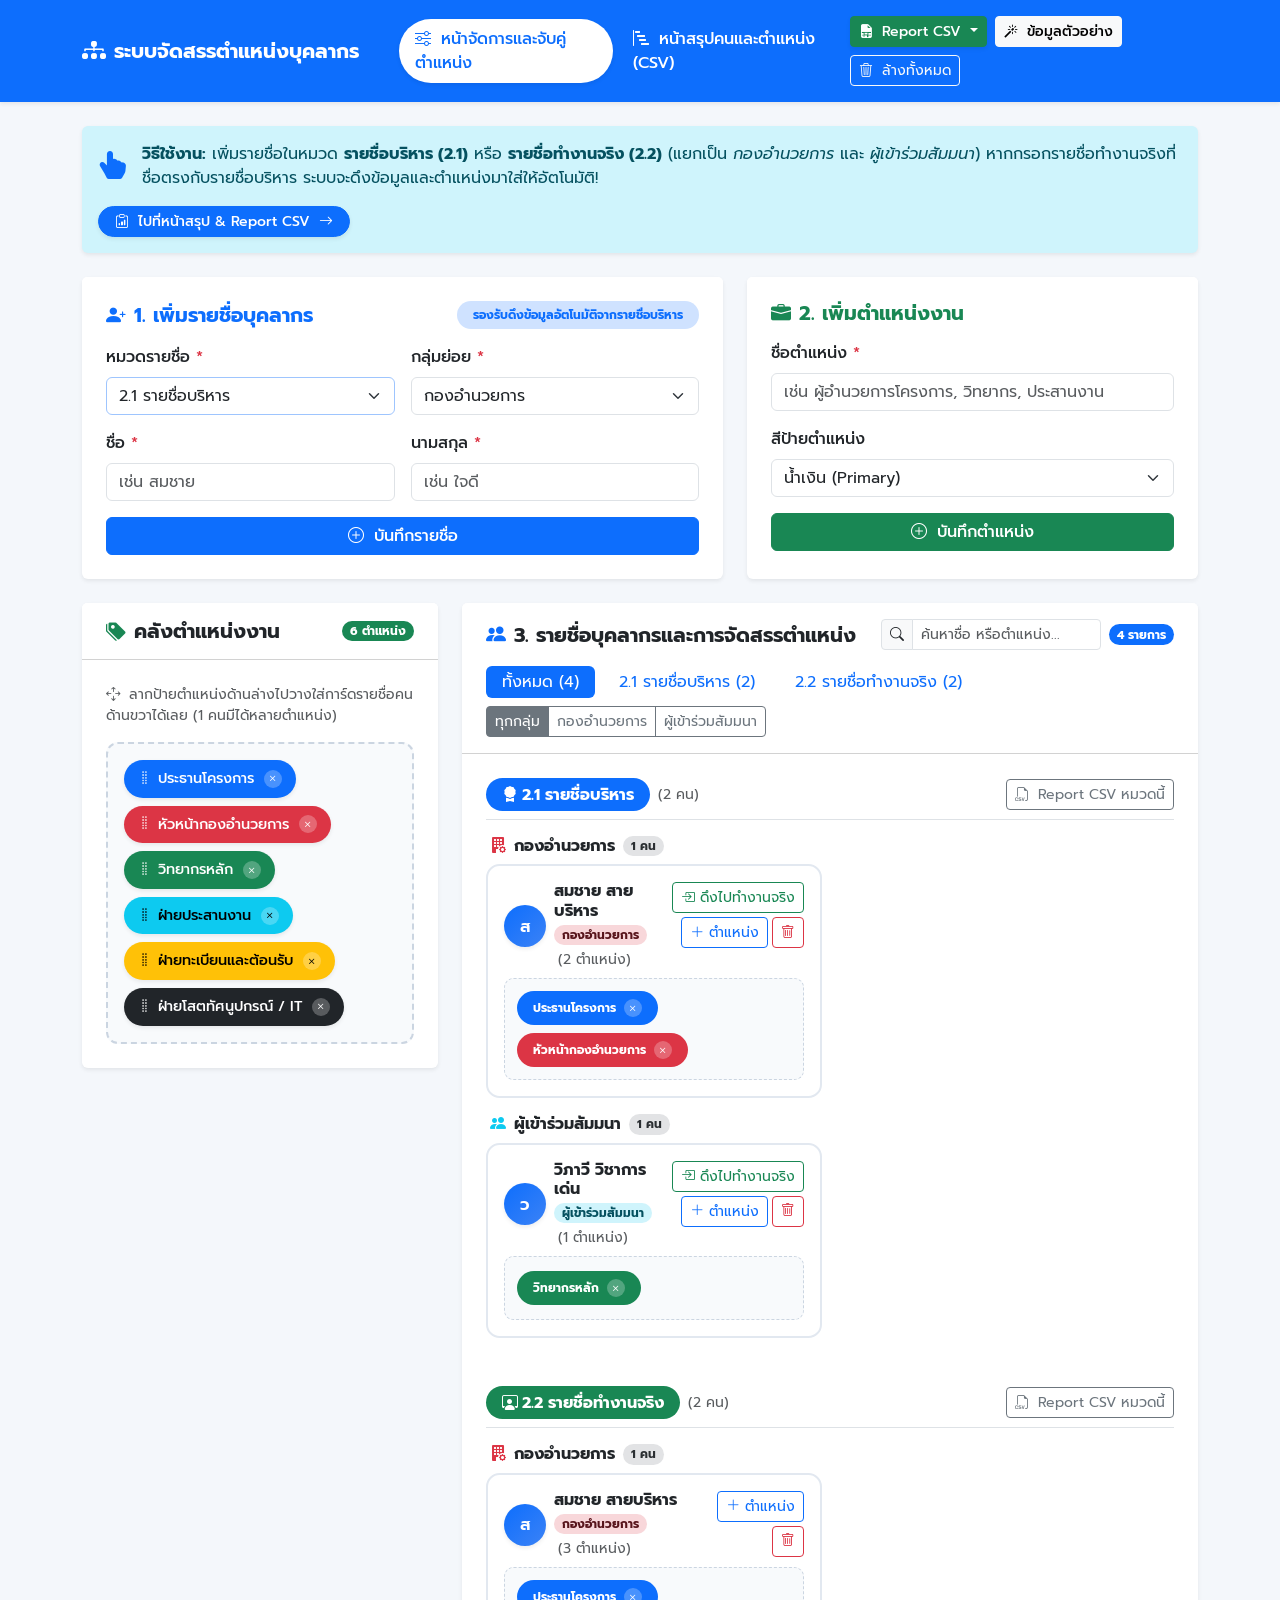
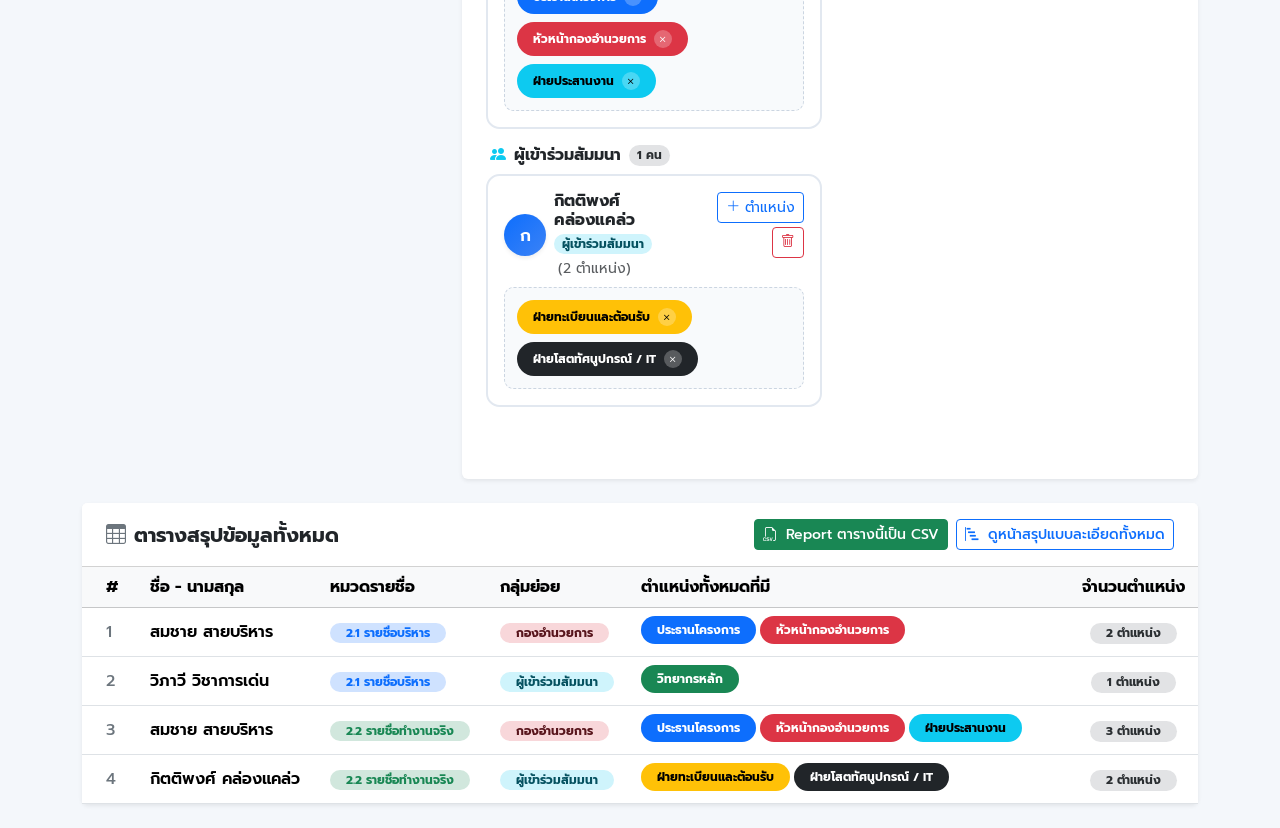
<file: index.html>
<!DOCTYPE html>
<html lang="th">
<head>
    <meta charset="UTF-8">
    <meta name="viewport" content="width=device-width, initial-scale=1.0">
    <title>ระบบจัดการรายชื่อและตำแหน่งงาน (Position Matcher)</title>
    <!-- Google Fonts (Prompt) -->
    <link rel="preconnect" href="https://fonts.googleapis.com">
    <link rel="preconnect" href="https://fonts.gstatic.com" crossorigin>
    <link href="https://fonts.googleapis.com/css2?family=Prompt:wght@300;400;500;600;700&display=swap" rel="stylesheet">
    <!-- Bootstrap 5.3 CSS -->
    <link href="https://cdn.jsdelivr.net/npm/bootstrap@5.3.3/dist/css/bootstrap.min.css" rel="stylesheet">
    <!-- Bootstrap Icons -->
    <link href="https://cdn.jsdelivr.net/npm/bootstrap-icons@1.11.3/font/bootstrap-icons.min.css" rel="stylesheet">
    <!-- Custom CSS -->
    <link rel="stylesheet" href="styles.css">
</head>
<body>

    <!-- Navbar -->
    <nav class="navbar navbar-expand-lg navbar-dark bg-primary shadow-sm py-3">
        <div class="container">
            <a class="navbar-brand fw-bold d-flex align-items-center gap-2" href="index.html">
                <i class="bi bi-diagram-3-fill fs-4"></i>
                <span>ระบบจัดสรรตำแหน่งบุคลากร</span>
            </a>
            <button class="navbar-toggler" type="button" data-bs-toggle="collapse" data-bs-target="#mainNavbar" aria-controls="mainNavbar" aria-expanded="false" aria-label="Toggle navigation">
                <span class="navbar-toggler-icon"></span>
            </button>
            <div class="collapse navbar-collapse" id="mainNavbar">
                <!-- เมนูสลับหน้า -->
                <ul class="navbar-nav me-auto mb-2 mb-lg-0 ms-lg-4 gap-1">
                    <li class="nav-item">
                        <a class="nav-link active fw-medium px-3 rounded-pill bg-white text-primary shadow-sm" aria-current="page" href="index.html">
                            <i class="bi bi-sliders me-1"></i> หน้าจัดการและจับคู่ตำแหน่ง
                        </a>
                    </li>
                    <li class="nav-item">
                        <a class="nav-link fw-medium px-3 rounded-pill text-white" href="summary.html">
                            <i class="bi bi-bar-chart-steps me-1"></i> หน้าสรุปคนและตำแหน่ง (CSV)
                        </a>
                    </li>
                </ul>
                <div class="d-flex flex-wrap gap-2">
                    <div class="dropdown">
                        <button class="btn btn-success btn-sm fw-medium dropdown-toggle shadow-sm" type="button" data-bs-toggle="dropdown" aria-expanded="false">
                            <i class="bi bi-file-earmark-spreadsheet-fill me-1"></i> Report CSV
                        </button>
                        <ul class="dropdown-menu dropdown-menu-end shadow border-0">
                            <li><h6 class="dropdown-header">เลือกประเภทรายงาน CSV</h6></li>
                            <li>
                                <button class="dropdown-item" type="button" id="btnExportAllCsv">
                                    <i class="bi bi-table text-primary me-2"></i>Report ข้อมูลทั้งหมด (บริหาร + ทำงานจริง)
                                </button>
                            </li>
                            <li><hr class="dropdown-divider"></li>
                            <li>
                                <button class="dropdown-item" type="button" id="btnExportExecCsv">
                                    <i class="bi bi-award-fill text-indigo me-2"></i>Report 2.1 รายชื่อบริหาร (CSV)
                                </button>
                            </li>
                            <li>
                                <button class="dropdown-item" type="button" id="btnExportActualCsv">
                                    <i class="bi bi-person-workspace text-success me-2"></i>Report 2.2 รายชื่อทำงานจริง (CSV)
                                </button>
                            </li>
                        </ul>
                    </div>
                    <button class="btn btn-light btn-sm fw-medium" id="btnLoadSample" title="โหลดข้อมูลตัวอย่าง">
                        <i class="bi bi-magic me-1"></i> ข้อมูลตัวอย่าง
                    </button>
                    <button class="btn btn-outline-light btn-sm" id="btnResetAll" title="ล้างข้อมูลทั้งหมด">
                        <i class="bi bi-trash3 me-1"></i> ล้างทั้งหมด
                    </button>
                </div>
            </div>
        </div>
    </nav>

    <!-- Main Content -->
    <div class="container my-4">

        <!-- Instruction Alert -->
        <div class="alert alert-info border-0 shadow-sm d-flex flex-wrap align-items-center justify-content-between gap-3 mb-4" role="alert">
            <div class="d-flex align-items-center gap-3">
                <i class="bi bi-hand-index-thumb-fill fs-3 text-primary"></i>
                <div>
                    <strong>วิธีใช้งาน:</strong> เพิ่มรายชื่อในหมวด <strong>รายชื่อบริหาร (2.1)</strong> หรือ <strong>รายชื่อทำงานจริง (2.2)</strong> (แยกเป็น <em>กองอำนวยการ</em> และ <em>ผู้เข้าร่วมสัมมนา</em>) 
                    หากกรอกรายชื่อทำงานจริงที่ชื่อตรงกับรายชื่อบริหาร ระบบจะดึงข้อมูลและตำแหน่งมาใส่ให้อัตโนมัติ!
                </div>
            </div>
            <a href="summary.html" class="btn btn-primary btn-sm fw-medium px-3 rounded-pill shadow-sm">
                <i class="bi bi-clipboard-data me-1"></i> ไปที่หน้าสรุป &amp; Report CSV <i class="bi bi-arrow-right ms-1"></i>
            </a>
        </div>

        <!-- Row 1: Forms for Adding Person & Position -->
        <div class="row g-4 mb-4">
            <!-- Form 1: กรอกชื่อ-นามสกุล และเลือกประเภท (บริหาร / ทำงานจริง) -->
            <div class="col-lg-7">
                <div class="card border-0 shadow-sm h-100">
                    <div class="card-header bg-white border-bottom-0 pt-4 pb-0 px-4 d-flex flex-wrap justify-content-between align-items-center gap-2">
                        <h5 class="card-title fw-bold text-primary mb-0">
                            <i class="bi bi-person-plus-fill me-2"></i>1. เพิ่มรายชื่อบุคลากร
                        </h5>
                        <span class="badge bg-primary-subtle text-primary rounded-pill px-3 py-2">
                            รองรับดึงข้อมูลอัตโนมัติจากรายชื่อบริหาร
                        </span>
                    </div>
                    <div class="card-body px-4 pb-4">
                        <form id="personForm" class="row g-3">
                            <!-- เลือกหมวดหลัก: 2.1 รายชื่อบริหาร หรือ 2.2 รายชื่อทำงานจริง -->
                            <div class="col-sm-6">
                                <label for="listType" class="form-label fw-medium">หมวดรายชื่อ <span class="text-danger">*</span></label>
                                <select class="form-select border-primary-subtle" id="listType" required>
                                    <option value="executive">2.1 รายชื่อบริหาร</option>
                                    <option value="actual">2.2 รายชื่อทำงานจริง</option>
                                </select>
                            </div>

                            <!-- เลือกกลุ่มย่อย: กองอำนวยการ หรือ ผู้เข้าร่วมสัมมนา -->
                            <div class="col-sm-6">
                                <label for="subGroup" class="form-label fw-medium">กลุ่มย่อย <span class="text-danger">*</span></label>
                                <select class="form-select" id="subGroup" required>
                                    <option value="directorate">กองอำนวยการ</option>
                                    <option value="participant">ผู้เข้าร่วมสัมมนา</option>
                                </select>
                            </div>

                            <!-- กล่องตัวช่วยดึงข้อมูลจาก 2.1 รายชื่อบริหาร (แสดงเมื่อเลือก 2.2 รายชื่อทำงานจริง) -->
                            <div class="col-12 d-none" id="pullFromExecBox">
                                <div class="p-3 rounded-3 bg-success-subtle border border-success-subtle">
                                    <div class="d-flex flex-wrap justify-content-between align-items-center gap-2 mb-2">
                                        <label for="selectExecPerson" class="form-label fw-semibold text-success-emphasis mb-0 small">
                                            <i class="bi bi-lightning-charge-fill me-1"></i>ดึงข้อมูลจาก 2.1 รายชื่อบริหาร (หรือพิมพ์ชื่อเดียวกันด้านล่าง ระบบจะดึงให้อัตโนมัติ):
                                        </label>
                                        <button type="button" class="btn btn-success btn-sm py-1 px-2" id="btnCopyAllExecToActual">
                                            <i class="bi bi-people-fill me-1"></i> ดึงรายชื่อบริหารทั้งหมดมาใส่ทำงานจริง
                                        </button>
                                    </div>
                                    <select class="form-select form-select-sm" id="selectExecPerson">
                                        <option value="">-- เลือกรายชื่อจากหมวดบริหารเพื่อดึงข้อมูลมาใส่ทันที --</option>
                                    </select>
                                </div>
                            </div>

                            <div class="col-sm-6">
                                <label for="firstName" class="form-label fw-medium">ชื่อ <span class="text-danger">*</span></label>
                                <input type="text" class="form-control" id="firstName" list="execFirstNamesList" placeholder="เช่น สมชาย" required autocomplete="off">
                                <datalist id="execFirstNamesList"></datalist>
                            </div>
                            <div class="col-sm-6">
                                <label for="lastName" class="form-label fw-medium">นามสกุล <span class="text-danger">*</span></label>
                                <input type="text" class="form-control" id="lastName" placeholder="เช่น ใจดี" required autocomplete="off">
                            </div>

                            <!-- แจ้งเตือนเมื่อตรวจพบชื่อตรงกับ 2.1 รายชื่อบริหาร -->
                            <div class="col-12 d-none" id="autoMatchedExecNotice">
                                <div class="alert alert-success py-2 px-3 mb-0 small d-flex align-items-center justify-content-between">
                                    <div>
                                        <i class="bi bi-check-circle-fill me-1"></i>
                                        <span id="autoMatchedExecText">พบชื่อตรงกับรายชื่อบริหาร ระบบจะดึงตำแหน่งมาให้อัตโนมัติ</span>
                                    </div>
                                    <div class="form-check form-switch mb-0">
                                        <input class="form-check-input" type="checkbox" id="copyPositionsSwitch" checked>
                                        <label class="form-check-label small" for="copyPositionsSwitch">ดึงตำแหน่งมาด้วย</label>
                                    </div>
                                </div>
                            </div>

                            <div class="col-12">
                                <button type="submit" class="btn btn-primary w-100 fw-medium">
                                    <i class="bi bi-plus-circle me-1"></i> บันทึกรายชื่อ
                                </button>
                            </div>
                        </form>
                    </div>
                </div>
            </div>

            <!-- Form 2: กรอกตำแหน่ง -->
            <div class="col-lg-5">
                <div class="card border-0 shadow-sm h-100">
                    <div class="card-header bg-white border-bottom-0 pt-4 pb-0 px-4">
                        <h5 class="card-title fw-bold text-success mb-0">
                            <i class="bi bi-briefcase-fill me-2"></i>2. เพิ่มตำแหน่งงาน
                        </h5>
                    </div>
                    <div class="card-body px-4 pb-4 d-flex flex-column justify-content-between">
                        <form id="positionForm" class="row g-3">
                            <div class="col-12">
                                <label for="positionName" class="form-label fw-medium">ชื่อตำแหน่ง <span class="text-danger">*</span></label>
                                <input type="text" class="form-control" id="positionName" placeholder="เช่น ผู้อำนวยการโครงการ, วิทยากร, ประสานงาน" required>
                            </div>
                            <div class="col-12">
                                <label for="positionColor" class="form-label fw-medium">สีป้ายตำแหน่ง</label>
                                <select class="form-select" id="positionColor">
                                    <option value="primary">น้ำเงิน (Primary)</option>
                                    <option value="success">เขียว (Success)</option>
                                    <option value="info">ฟ้า (Info)</option>
                                    <option value="warning">เหลือง (Warning)</option>
                                    <option value="danger">แดง (Danger)</option>
                                    <option value="dark">ดำ (Dark)</option>
                                </select>
                            </div>
                            <div class="col-12">
                                <button type="submit" class="btn btn-success w-100 fw-medium">
                                    <i class="bi bi-plus-circle me-1"></i> บันทึกตำแหน่ง
                                </button>
                            </div>
                        </form>
                    </div>
                </div>
            </div>
        </div>

        <!-- Row 2: Workspace (Positions Pool & People Cards) -->
        <div class="row g-4">
            <!-- Left Column: คลังตำแหน่งงาน (Draggable Pool) -->
            <div class="col-lg-4">
                <div class="card border-0 shadow-sm sticky-lg-top" style="top: 1.5rem; z-index: 10;">
                    <div class="card-header bg-white py-3 px-4 d-flex justify-content-between align-items-center">
                        <h5 class="fw-bold mb-0">
                            <i class="bi bi-tags-fill text-success me-2"></i>คลังตำแหน่งงาน
                        </h5>
                        <span class="badge bg-success rounded-pill" id="positionCountBadge">0 ตำแหน่ง</span>
                    </div>
                    <div class="card-body p-4">
                        <p class="text-muted small mb-3">
                            <i class="bi bi-arrows-move me-1"></i> ลากป้ายตำแหน่งด้านล่างไปวางใส่การ์ดรายชื่อคนด้านขวาได้เลย (1 คนมีได้หลายตำแหน่ง)
                        </p>
                        <div id="positionsPool" class="d-flex flex-wrap gap-2 min-pool-height">
                            <!-- ป้ายตำแหน่งจะถูกแสดงที่นี่ด้วย JS -->
                        </div>
                    </div>
                </div>
            </div>

            <!-- Right Column: รายชื่อบุคลากร แยกตาม 2.1 รายชื่อบริหาร และ 2.2 รายชื่อทำงานจริง -->
            <div class="col-lg-8">
                <div class="card border-0 shadow-sm">
                    <div class="card-header bg-white py-3 px-4">
                        <div class="d-flex flex-wrap justify-content-between align-items-center gap-2 mb-3">
                            <h5 class="fw-bold mb-0">
                                <i class="bi bi-people-fill text-primary me-2"></i>3. รายชื่อบุคลากรและการจัดสรรตำแหน่ง
                            </h5>
                            <div class="d-flex align-items-center gap-2">
                                <div class="input-group input-group-sm" style="width: 220px;">
                                    <span class="input-group-text bg-light"><i class="bi bi-search"></i></span>
                                    <input type="text" id="searchPersonInput" class="form-control" placeholder="ค้นหาชื่อ หรือตำแหน่ง...">
                                </div>
                                <span class="badge bg-primary rounded-pill" id="personCountBadge">0 รายการ</span>
                            </div>
                        </div>

                        <!-- แท็บสลับดู 2.1 รายชื่อบริหาร / 2.2 รายชื่อทำงานจริง / ทั้งหมด -->
                        <div class="d-flex flex-wrap justify-content-between align-items-center gap-2">
                            <ul class="nav nav-pills nav-fill gap-2" id="listTypeFilterTabs">
                                <li class="nav-item">
                                    <button type="button" class="nav-link active btn-sm py-1 px-3" data-filter-type="all">
                                        ทั้งหมด (<span id="countAllTab">0</span>)
                                    </button>
                                </li>
                                <li class="nav-item">
                                    <button type="button" class="nav-link btn-sm py-1 px-3" data-filter-type="executive">
                                        2.1 รายชื่อบริหาร (<span id="countExecTab">0</span>)
                                    </button>
                                </li>
                                <li class="nav-item">
                                    <button type="button" class="nav-link btn-sm py-1 px-3" data-filter-type="actual">
                                        2.2 รายชื่อทำงานจริง (<span id="countActualTab">0</span>)
                                    </button>
                                </li>
                            </ul>

                            <!-- ตัวกรองย่อย กองอำนวยการ / ผู้เข้าร่วมสัมมนา -->
                            <div class="btn-group btn-group-sm" role="group" aria-label="Subgroup filter">
                                <button type="button" class="btn btn-outline-secondary active" data-filter-subgroup="all">ทุกกลุ่ม</button>
                                <button type="button" class="btn btn-outline-secondary" data-filter-subgroup="directorate">กองอำนวยการ</button>
                                <button type="button" class="btn btn-outline-secondary" data-filter-subgroup="participant">ผู้เข้าร่วมสัมมนา</button>
                            </div>
                        </div>
                    </div>

                    <div class="card-body p-4" id="peopleSectionsWrapper">
                        <!-- การ์ดรายชื่อคนแยกตามหมวดหมู่จะถูกแสดงที่นี่ด้วย JS -->
                    </div>
                </div>
            </div>
        </div>

        <!-- Summary Table Preview Section -->
        <div class="card border-0 shadow-sm mt-4">
            <div class="card-header bg-white py-3 px-4 d-flex flex-wrap justify-content-between align-items-center gap-2">
                <h5 class="fw-bold mb-0">
                    <i class="bi bi-table text-secondary me-2"></i>ตารางสรุปข้อมูลทั้งหมด
                </h5>
                <div class="d-flex flex-wrap gap-2">
                    <button type="button" class="btn btn-success btn-sm fw-medium" id="btnExportTableCsv">
                        <i class="bi bi-filetype-csv me-1"></i> Report ตารางนี้เป็น CSV
                    </button>
                    <a href="summary.html" class="btn btn-outline-primary btn-sm fw-medium">
                        <i class="bi bi-bar-chart-steps me-1"></i> ดูหน้าสรุปแบบละเอียดทั้งหมด
                    </a>
                </div>
            </div>
            <div class="card-body p-0">
                <div class="table-responsive">
                    <table class="table table-hover align-middle mb-0">
                        <thead class="table-light">
                            <tr>
                                <th class="ps-4" style="width: 60px;">#</th>
                                <th>ชื่อ - นามสกุล</th>
                                <th>หมวดรายชื่อ</th>
                                <th>กลุ่มย่อย</th>
                                <th>ตำแหน่งทั้งหมดที่มี</th>
                                <th class="text-center" style="width: 130px;">จำนวนตำแหน่ง</th>
                            </tr>
                        </thead>
                        <tbody id="summaryTableBody">
                            <!-- ข้อมูลตารางสรุป -->
                        </tbody>
                    </table>
                </div>
            </div>
        </div>

    </div>

    <!-- Modal สำหรับเลือกตำแหน่งให้บุคลากร (กรณีไม่ได้ลากวาง) -->
    <div class="modal fade" id="assignPositionModal" tabindex="-1" aria-labelledby="assignPositionModalLabel" aria-hidden="true">
        <div class="modal-dialog modal-dialog-centered">
            <div class="modal-content border-0 shadow">
                <div class="modal-header bg-primary text-white">
                    <h5 class="modal-title fw-bold" id="assignPositionModalLabel">
                        <i class="bi bi-person-check-fill me-2"></i>กำหนดตำแหน่งให้: <span id="modalPersonName"></span>
                    </h5>
                    <button type="button" class="btn-close btn-close-white" data-bs-dismiss="modal" aria-label="Close"></button>
                </div>
                <div class="modal-body p-4">
                    <p class="text-muted small mb-3">คลิกเลือกตำแหน่งที่ต้องการเพิ่มหรือเอาออก (เลือกได้หลายตำแหน่ง):</p>
                    <div id="modalPositionsList" class="d-flex flex-column gap-2">
                        <!-- รายการ Checkbox ตำแหน่ง -->
                    </div>
                </div>
                <div class="modal-footer bg-light">
                    <button type="button" class="btn btn-secondary" data-bs-dismiss="modal">ปิด</button>
                </div>
            </div>
        </div>
    </div>

    <!-- Toast แจ้งเตือน -->
    <div class="toast-container position-fixed bottom-0 end-0 p-3">
        <div id="appToast" class="toast align-items-center text-bg-dark border-0" role="alert" aria-live="assertive" aria-atomic="true">
            <div class="d-flex">
                <div class="toast-body" id="toastMessage">
                    บันทึกข้อมูลเรียบร้อย
                </div>
                <button type="button" class="btn-close btn-close-white me-2 m-auto" data-bs-dismiss="toast" aria-label="Close"></button>
            </div>
        </div>
    </div>

    <!-- Bootstrap 5.3 JS Bundle -->
    <script src="https://cdn.jsdelivr.net/npm/bootstrap@5.3.3/dist/js/bootstrap.bundle.min.js"></script>
    <!-- Custom JS -->
    <script src="app.js"></script>
</body>
</html>
</file>
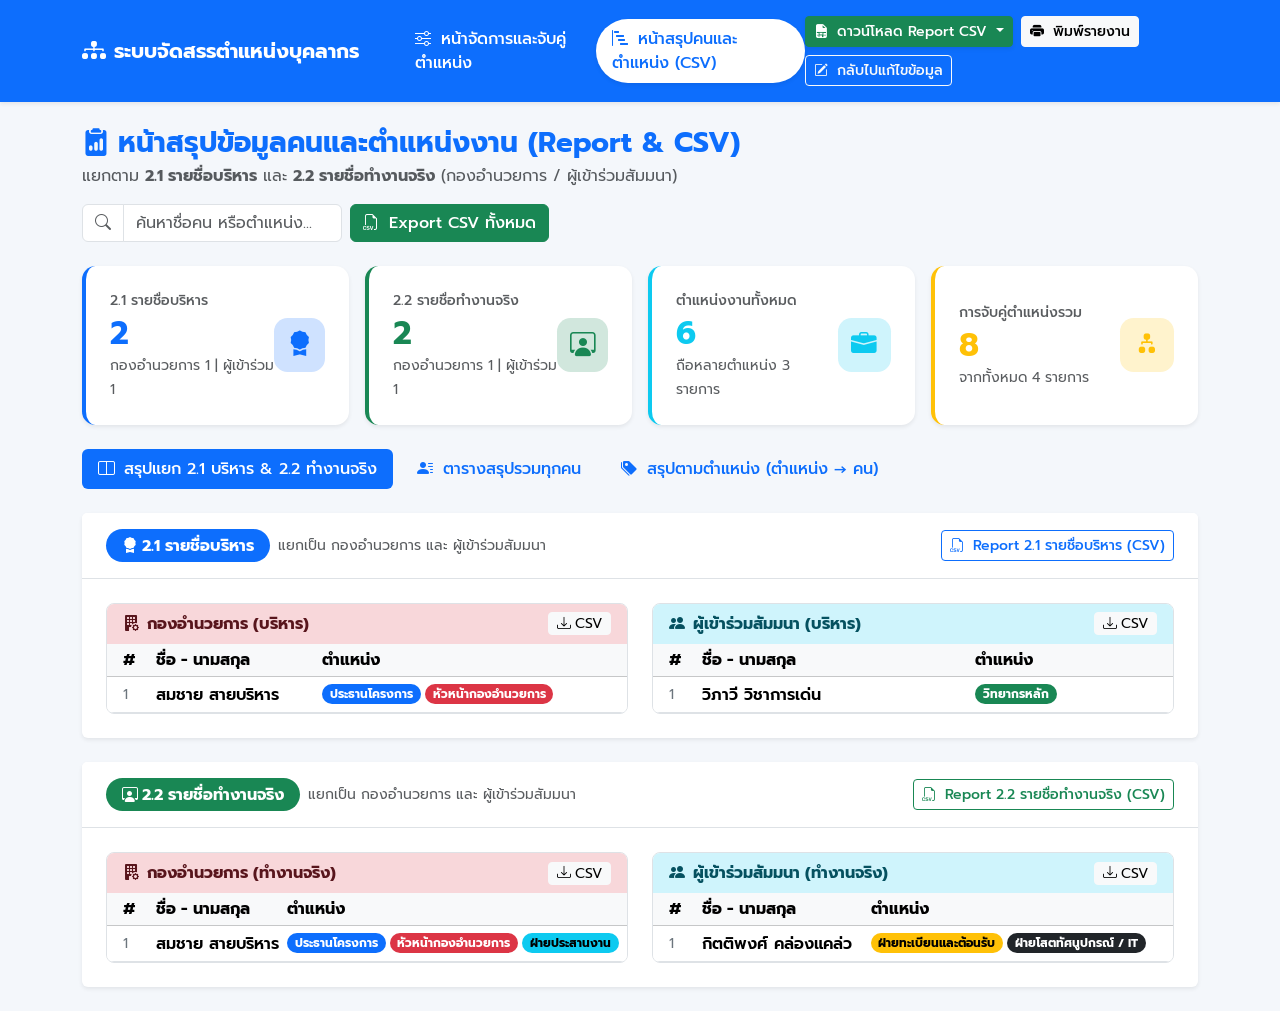
<file: summary.html>
<!DOCTYPE html>
<html lang="th">
<head>
    <meta charset="UTF-8">
    <meta name="viewport" content="width=device-width, initial-scale=1.0">
    <title>หน้าสรุปคนและตำแหน่ง & Report CSV - ระบบจัดสรรตำแหน่งบุคลากร</title>
    <!-- Google Fonts (Prompt) -->
    <link rel="preconnect" href="https://fonts.googleapis.com">
    <link rel="preconnect" href="https://fonts.gstatic.com" crossorigin>
    <link href="https://fonts.googleapis.com/css2?family=Prompt:wght@300;400;500;600;700&display=swap" rel="stylesheet">
    <!-- Bootstrap 5.3 CSS -->
    <link href="https://cdn.jsdelivr.net/npm/bootstrap@5.3.3/dist/css/bootstrap.min.css" rel="stylesheet">
    <!-- Bootstrap Icons -->
    <link href="https://cdn.jsdelivr.net/npm/bootstrap-icons@1.11.3/font/bootstrap-icons.min.css" rel="stylesheet">
    <!-- Custom CSS -->
    <link rel="stylesheet" href="styles.css">
</head>
<body>

    <!-- Navbar -->
    <nav class="navbar navbar-expand-lg navbar-dark bg-primary shadow-sm py-3 d-print-none">
        <div class="container">
            <a class="navbar-brand fw-bold d-flex align-items-center gap-2" href="index.html">
                <i class="bi bi-diagram-3-fill fs-4"></i>
                <span>ระบบจัดสรรตำแหน่งบุคลากร</span>
            </a>
            <button class="navbar-toggler" type="button" data-bs-toggle="collapse" data-bs-target="#mainNavbar" aria-controls="mainNavbar" aria-expanded="false" aria-label="Toggle navigation">
                <span class="navbar-toggler-icon"></span>
            </button>
            <div class="collapse navbar-collapse" id="mainNavbar">
                <!-- เมนูสลับหน้า -->
                <ul class="navbar-nav me-auto mb-2 mb-lg-0 ms-lg-4 gap-1">
                    <li class="nav-item">
                        <a class="nav-link fw-medium px-3 rounded-pill text-white" href="index.html">
                            <i class="bi bi-sliders me-1"></i> หน้าจัดการและจับคู่ตำแหน่ง
                        </a>
                    </li>
                    <li class="nav-item">
                        <a class="nav-link active fw-medium px-3 rounded-pill bg-white text-primary shadow-sm" aria-current="page" href="summary.html">
                            <i class="bi bi-bar-chart-steps me-1"></i> หน้าสรุปคนและตำแหน่ง (CSV)
                        </a>
                    </li>
                </ul>
                <div class="d-flex flex-wrap gap-2">
                    <!-- ปุ่ม Report CSV แบบเลือกหมวดได้ -->
                    <div class="dropdown">
                        <button class="btn btn-success btn-sm fw-medium dropdown-toggle shadow-sm" type="button" data-bs-toggle="dropdown" aria-expanded="false">
                            <i class="bi bi-file-earmark-spreadsheet-fill me-1"></i> ดาวน์โหลด Report CSV
                        </button>
                        <ul class="dropdown-menu dropdown-menu-end shadow border-0">
                            <li><h6 class="dropdown-header">เลือกรูปแบบไฟล์ CSV</h6></li>
                            <li>
                                <button class="dropdown-item" type="button" data-export-csv="all">
                                    <i class="bi bi-table text-primary me-2"></i>1. สรุปรายชื่อทั้งหมด (บริหาร + ทำงานจริง)
                                </button>
                            </li>
                            <li><hr class="dropdown-divider"></li>
                            <li>
                                <button class="dropdown-item" type="button" data-export-csv="executive">
                                    <i class="bi bi-award-fill text-primary me-2"></i>2. Report 2.1 รายชื่อบริหาร (รวม)
                                </button>
                            </li>
                            <li>
                                <button class="dropdown-item ps-4 small" type="button" data-export-csv="executive-directorate">
                                    <i class="bi bi-dot me-1"></i>2.1 รายชื่อบริหาร - กองอำนวยการ
                                </button>
                            </li>
                            <li>
                                <button class="dropdown-item ps-4 small" type="button" data-export-csv="executive-participant">
                                    <i class="bi bi-dot me-1"></i>2.1 รายชื่อบริหาร - ผู้เข้าร่วมสัมมนา
                                </button>
                            </li>
                            <li><hr class="dropdown-divider"></li>
                            <li>
                                <button class="dropdown-item" type="button" data-export-csv="actual">
                                    <i class="bi bi-person-workspace text-success me-2"></i>3. Report 2.2 รายชื่อทำงานจริง (รวม)
                                </button>
                            </li>
                            <li>
                                <button class="dropdown-item ps-4 small" type="button" data-export-csv="actual-directorate">
                                    <i class="bi bi-dot me-1"></i>2.2 รายชื่อทำงานจริง - กองอำนวยการ
                                </button>
                            </li>
                            <li>
                                <button class="dropdown-item ps-4 small" type="button" data-export-csv="actual-participant">
                                    <i class="bi bi-dot me-1"></i>2.2 รายชื่อทำงานจริง - ผู้เข้าร่วมสัมมนา
                                </button>
                            </li>
                            <li><hr class="dropdown-divider"></li>
                            <li>
                                <button class="dropdown-item" type="button" data-export-csv="by-position">
                                    <i class="bi bi-tags-fill text-warning me-2"></i>4. สรุปตามตำแหน่งงาน (ตำแหน่ง → คน)
                                </button>
                            </li>
                        </ul>
                    </div>

                    <button class="btn btn-light btn-sm fw-medium" id="btnPrintSummary">
                        <i class="bi bi-printer-fill me-1"></i> พิมพ์รายงาน
                    </button>
                    <a href="index.html" class="btn btn-outline-light btn-sm fw-medium">
                        <i class="bi bi-pencil-square me-1"></i> กลับไปแก้ไขข้อมูล
                    </a>
                </div>
            </div>
        </div>
    </nav>

    <!-- Main Content -->
    <div class="container my-4">

        <!-- Header & Quick CSV Buttons -->
        <div class="d-flex flex-wrap justify-content-between align-items-center gap-3 mb-4">
            <div>
                <h3 class="fw-bold text-primary mb-1">
                    <i class="bi bi-clipboard2-data-fill me-2"></i>หน้าสรุปข้อมูลคนและตำแหน่งงาน (Report &amp; CSV)
                </h3>
                <p class="text-muted mb-0">
                    แยกตาม <strong>2.1 รายชื่อบริหาร</strong> และ <strong>2.2 รายชื่อทำงานจริง</strong> (กองอำนวยการ / ผู้เข้าร่วมสัมมนา)
                </p>
            </div>
            <div class="d-flex flex-wrap align-items-center gap-2 d-print-none">
                <div class="input-group" style="width: 260px;">
                    <span class="input-group-text bg-white"><i class="bi bi-search text-muted"></i></span>
                    <input type="text" id="summarySearchInput" class="form-control" placeholder="ค้นหาชื่อคน หรือตำแหน่ง...">
                </div>
                <button class="btn btn-success fw-medium" type="button" data-export-csv="all">
                    <i class="bi bi-filetype-csv me-1"></i> Export CSV ทั้งหมด
                </button>
            </div>
        </div>

        <!-- Row 1: Dashboard KPI Cards -->
        <div class="row g-3 mb-4">
            <div class="col-sm-6 col-xl-3">
                <div class="card border-0 shadow-sm h-100 stat-card border-start border-primary border-4">
                    <div class="card-body d-flex align-items-center justify-content-between p-4">
                        <div>
                            <div class="text-muted small fw-medium mb-1">2.1 รายชื่อบริหาร</div>
                            <h2 class="fw-bold text-primary mb-0" id="statExecTotal">0</h2>
                            <small class="text-muted" id="statExecSubText">กองอำนวยการ 0 | ผู้เข้าร่วม 0</small>
                        </div>
                        <div class="stat-icon bg-primary-subtle text-primary">
                            <i class="bi bi-award-fill"></i>
                        </div>
                    </div>
                </div>
            </div>

            <div class="col-sm-6 col-xl-3">
                <div class="card border-0 shadow-sm h-100 stat-card border-start border-success border-4">
                    <div class="card-body d-flex align-items-center justify-content-between p-4">
                        <div>
                            <div class="text-muted small fw-medium mb-1">2.2 รายชื่อทำงานจริง</div>
                            <h2 class="fw-bold text-success mb-0" id="statActualTotal">0</h2>
                            <small class="text-muted" id="statActualSubText">กองอำนวยการ 0 | ผู้เข้าร่วม 0</small>
                        </div>
                        <div class="stat-icon bg-success-subtle text-success">
                            <i class="bi bi-person-workspace"></i>
                        </div>
                    </div>
                </div>
            </div>

            <div class="col-sm-6 col-xl-3">
                <div class="card border-0 shadow-sm h-100 stat-card border-start border-info border-4">
                    <div class="card-body d-flex align-items-center justify-content-between p-4">
                        <div>
                            <div class="text-muted small fw-medium mb-1">ตำแหน่งงานทั้งหมด</div>
                            <h2 class="fw-bold text-info mb-0" id="statTotalPositions">0</h2>
                            <small class="text-muted" id="statMultiPosText">ถือหลายตำแหน่ง 0 คน</small>
                        </div>
                        <div class="stat-icon bg-info-subtle text-info">
                            <i class="bi bi-briefcase-fill"></i>
                        </div>
                    </div>
                </div>
            </div>

            <div class="col-sm-6 col-xl-3">
                <div class="card border-0 shadow-sm h-100 stat-card border-start border-warning border-4">
                    <div class="card-body d-flex align-items-center justify-content-between p-4">
                        <div>
                            <div class="text-muted small fw-medium mb-1">การจับคู่ตำแหน่งรวม</div>
                            <h2 class="fw-bold text-warning mb-0" id="statTotalAssignments">0</h2>
                            <small class="text-muted" id="statTotalPeopleText">จากทั้งหมด 0 รายชื่อ</small>
                        </div>
                        <div class="stat-icon bg-warning-subtle text-warning">
                            <i class="bi bi-diagram-2-fill"></i>
                        </div>
                    </div>
                </div>
            </div>
        </div>

        <!-- Tabs สลับมุมมองสรุป -->
        <ul class="nav nav-pills mb-4 gap-2 d-print-none" id="summaryViewTabs" role="tablist">
            <li class="nav-item" role="presentation">
                <button class="nav-link active fw-medium px-3" data-bs-toggle="pill" data-bs-target="#pane-exec-actual" type="button" role="tab">
                    <i class="bi bi-layout-split me-1"></i> สรุปแยก 2.1 บริหาร &amp; 2.2 ทำงานจริง
                </button>
            </li>
            <li class="nav-item" role="presentation">
                <button class="nav-link fw-medium px-3" data-bs-toggle="pill" data-bs-target="#pane-by-person" type="button" role="tab">
                    <i class="bi bi-person-lines-fill me-1"></i> ตารางสรุปรวมทุกคน
                </button>
            </li>
            <li class="nav-item" role="presentation">
                <button class="nav-link fw-medium px-3" data-bs-toggle="pill" data-bs-target="#pane-by-position" type="button" role="tab">
                    <i class="bi bi-tags-fill me-1"></i> สรุปตามตำแหน่ง (ตำแหน่ง → คน)
                </button>
            </li>
        </ul>

        <!-- Tab Content -->
        <div class="tab-content">
            <!-- แท็บที่ 1: สรุปแยก 2.1 รายชื่อบริหาร และ 2.2 รายชื่อทำงานจริง -->
            <div class="tab-pane fade show active" id="pane-exec-actual" role="tabpanel">
                <!-- ส่วนที่ 2.1: รายชื่อบริหาร -->
                <div class="card border-0 shadow-sm mb-4">
                    <div class="card-header bg-white py-3 px-4 d-flex flex-wrap justify-content-between align-items-center gap-2 border-bottom">
                        <div class="d-flex align-items-center gap-2">
                            <span class="badge bg-primary rounded-pill px-3 py-2 fs-6">
                                <i class="bi bi-award-fill me-1"></i>2.1 รายชื่อบริหาร
                            </span>
                            <span class="text-muted small">แยกเป็น กองอำนวยการ และ ผู้เข้าร่วมสัมมนา</span>
                        </div>
                        <button type="button" class="btn btn-outline-primary btn-sm fw-medium d-print-none" data-export-csv="executive">
                            <i class="bi bi-filetype-csv me-1"></i> Report 2.1 รายชื่อบริหาร (CSV)
                        </button>
                    </div>
                    <div class="card-body p-4">
                        <div class="row g-4">
                            <!-- 2.1 กองอำนวยการ -->
                            <div class="col-lg-6">
                                <div class="border rounded-3 overflow-hidden h-100">
                                    <div class="bg-danger-subtle text-danger-emphasis px-3 py-2 fw-bold d-flex justify-content-between align-items-center">
                                        <span><i class="bi bi-building-fill-gear me-2"></i>กองอำนวยการ (บริหาร)</span>
                                        <button type="button" class="btn btn-light btn-sm py-0 px-2 small d-print-none" data-export-csv="executive-directorate" title="Export CSV">
                                            <i class="bi bi-download me-1"></i>CSV
                                        </button>
                                    </div>
                                    <div class="table-responsive">
                                        <table class="table table-sm table-hover align-middle mb-0">
                                            <thead class="table-light">
                                                <tr>
                                                    <th class="ps-3" style="width: 45px;">#</th>
                                                    <th>ชื่อ - นามสกุล</th>
                                                    <th>ตำแหน่ง</th>
                                                </tr>
                                            </thead>
                                            <tbody id="tbodyExecDirectorate"></tbody>
                                        </table>
                                    </div>
                                </div>
                            </div>

                            <!-- 2.1 ผู้เข้าร่วมสัมมนา -->
                            <div class="col-lg-6">
                                <div class="border rounded-3 overflow-hidden h-100">
                                    <div class="bg-info-subtle text-info-emphasis px-3 py-2 fw-bold d-flex justify-content-between align-items-center">
                                        <span><i class="bi bi-people-fill me-2"></i>ผู้เข้าร่วมสัมมนา (บริหาร)</span>
                                        <button type="button" class="btn btn-light btn-sm py-0 px-2 small d-print-none" data-export-csv="executive-participant" title="Export CSV">
                                            <i class="bi bi-download me-1"></i>CSV
                                        </button>
                                    </div>
                                    <div class="table-responsive">
                                        <table class="table table-sm table-hover align-middle mb-0">
                                            <thead class="table-light">
                                                <tr>
                                                    <th class="ps-3" style="width: 45px;">#</th>
                                                    <th>ชื่อ - นามสกุล</th>
                                                    <th>ตำแหน่ง</th>
                                                </tr>
                                            </thead>
                                            <tbody id="tbodyExecParticipant"></tbody>
                                        </table>
                                    </div>
                                </div>
                            </div>
                        </div>
                    </div>
                </div>

                <!-- ส่วนที่ 2.2: รายชื่อทำงานจริง -->
                <div class="card border-0 shadow-sm">
                    <div class="card-header bg-white py-3 px-4 d-flex flex-wrap justify-content-between align-items-center gap-2 border-bottom">
                        <div class="d-flex align-items-center gap-2">
                            <span class="badge bg-success rounded-pill px-3 py-2 fs-6">
                                <i class="bi bi-person-workspace me-1"></i>2.2 รายชื่อทำงานจริง
                            </span>
                            <span class="text-muted small">แยกเป็น กองอำนวยการ และ ผู้เข้าร่วมสัมมนา</span>
                        </div>
                        <button type="button" class="btn btn-outline-success btn-sm fw-medium d-print-none" data-export-csv="actual">
                            <i class="bi bi-filetype-csv me-1"></i> Report 2.2 รายชื่อทำงานจริง (CSV)
                        </button>
                    </div>
                    <div class="card-body p-4">
                        <div class="row g-4">
                            <!-- 2.2 กองอำนวยการ -->
                            <div class="col-lg-6">
                                <div class="border rounded-3 overflow-hidden h-100">
                                    <div class="bg-danger-subtle text-danger-emphasis px-3 py-2 fw-bold d-flex justify-content-between align-items-center">
                                        <span><i class="bi bi-building-fill-gear me-2"></i>กองอำนวยการ (ทำงานจริง)</span>
                                        <button type="button" class="btn btn-light btn-sm py-0 px-2 small d-print-none" data-export-csv="actual-directorate" title="Export CSV">
                                            <i class="bi bi-download me-1"></i>CSV
                                        </button>
                                    </div>
                                    <div class="table-responsive">
                                        <table class="table table-sm table-hover align-middle mb-0">
                                            <thead class="table-light">
                                                <tr>
                                                    <th class="ps-3" style="width: 45px;">#</th>
                                                    <th>ชื่อ - นามสกุล</th>
                                                    <th>ตำแหน่ง</th>
                                                </tr>
                                            </thead>
                                            <tbody id="tbodyActualDirectorate"></tbody>
                                        </table>
                                    </div>
                                </div>
                            </div>

                            <!-- 2.2 ผู้เข้าร่วมสัมมนา -->
                            <div class="col-lg-6">
                                <div class="border rounded-3 overflow-hidden h-100">
                                    <div class="bg-info-subtle text-info-emphasis px-3 py-2 fw-bold d-flex justify-content-between align-items-center">
                                        <span><i class="bi bi-people-fill me-2"></i>ผู้เข้าร่วมสัมมนา (ทำงานจริง)</span>
                                        <button type="button" class="btn btn-light btn-sm py-0 px-2 small d-print-none" data-export-csv="actual-participant" title="Export CSV">
                                            <i class="bi bi-download me-1"></i>CSV
                                        </button>
                                    </div>
                                    <div class="table-responsive">
                                        <table class="table table-sm table-hover align-middle mb-0">
                                            <thead class="table-light">
                                                <tr>
                                                    <th class="ps-3" style="width: 45px;">#</th>
                                                    <th>ชื่อ - นามสกุล</th>
                                                    <th>ตำแหน่ง</th>
                                                </tr>
                                            </thead>
                                            <tbody id="tbodyActualParticipant"></tbody>
                                        </table>
                                    </div>
                                </div>
                            </div>
                        </div>
                    </div>
                </div>
            </div>

            <!-- แท็บที่ 2: ตารางสรุปรวมทุกคน -->
            <div class="tab-pane fade" id="pane-by-person" role="tabpanel">
                <div class="card border-0 shadow-sm">
                    <div class="card-header bg-white py-3 px-4 d-flex flex-wrap justify-content-between align-items-center gap-2">
                        <h5 class="fw-bold text-primary mb-0">
                            <i class="bi bi-person-lines-fill me-2"></i>ตารางสรุปรายชื่อและตำแหน่งทั้งหมด
                        </h5>
                        <button type="button" class="btn btn-success btn-sm fw-medium d-print-none" data-export-csv="all">
                            <i class="bi bi-filetype-csv me-1"></i> Report ตารางนี้เป็น CSV
                        </button>
                    </div>
                    <div class="card-body p-0">
                        <div class="table-responsive">
                            <table class="table table-hover align-middle mb-0">
                                <thead class="table-light">
                                    <tr>
                                        <th class="ps-4" style="width: 60px;">#</th>
                                        <th>ชื่อ - นามสกุล</th>
                                        <th>หมวดรายชื่อ</th>
                                        <th>กลุ่มย่อย</th>
                                        <th>ตำแหน่งที่ได้รับ</th>
                                        <th class="text-center" style="width: 110px;">รวม</th>
                                    </tr>
                                </thead>
                                <tbody id="summaryByPersonTableBody"></tbody>
                            </table>
                        </div>
                    </div>
                </div>
            </div>

            <!-- แท็บที่ 3: สรุปตามตำแหน่งงาน -->
            <div class="tab-pane fade" id="pane-by-position" role="tabpanel">
                <div class="card border-0 shadow-sm">
                    <div class="card-header bg-white py-3 px-4 d-flex flex-wrap justify-content-between align-items-center gap-2">
                        <h5 class="fw-bold text-success mb-0">
                            <i class="bi bi-tags-fill me-2"></i>สรุปข้อมูลแยกตามตำแหน่งงาน (แต่ละตำแหน่งมีใครบ้าง)
                        </h5>
                        <button type="button" class="btn btn-success btn-sm fw-medium d-print-none" data-export-csv="by-position">
                            <i class="bi bi-filetype-csv me-1"></i> Report สรุปตามตำแหน่งเป็น CSV
                        </button>
                    </div>
                    <div class="card-body p-4">
                        <div id="fullPositionSummaryGrid" class="row g-3"></div>
                    </div>
                </div>
            </div>
        </div>

    </div>

    <!-- Bootstrap 5.3 JS Bundle -->
    <script src="https://cdn.jsdelivr.net/npm/bootstrap@5.3.3/dist/js/bootstrap.bundle.min.js"></script>
    <!-- Summary Page JS -->
    <script src="summary.js"></script>
</body>
</html>
</file>
<file: styles.css>
body {
    font-family: 'Prompt', sans-serif;
    background-color: #f4f7fb;
    color: #2c3e50;
}

/* ป้ายตำแหน่งที่ลากได้ (Draggable Badge) */
.position-chip {
    cursor: grab;
    user-select: none;
    transition: transform 0.15s ease, box-shadow 0.15s ease;
    display: inline-flex;
    align-items: center;
    gap: 0.4rem;
    padding: 0.5rem 0.85rem;
    font-size: 0.9rem;
    font-weight: 500;
    border-radius: 50rem;
}

.position-chip:hover {
    transform: translateY(-2px);
    box-shadow: 0 4px 10px rgba(0, 0, 0, 0.12);
}

.position-chip:active {
    cursor: grabbing;
    transform: scale(0.96);
}

.position-chip.dragging {
    opacity: 0.5;
    transform: scale(0.95);
}

/* พื้นที่คลังตำแหน่ง */
.min-pool-height {
    min-height: 120px;
    padding: 1rem;
    background-color: #f8fafc;
    border: 2px dashed #cbd5e1;
    border-radius: 0.75rem;
}

/* การ์ดรายชื่อบุคลากร (Drop Zone) */
.person-card {
    transition: all 0.2s ease;
    border: 2px solid #e2e8f0;
    border-radius: 0.85rem;
    background-color: #ffffff;
}

.person-card:hover {
    border-color: #cbd5e1;
    box-shadow: 0 6px 16px rgba(15, 23, 42, 0.06);
}

/* เอฟเฟกต์เมื่อลากตำแหน่งมาวางเหนือการ์ด */
.person-card.drag-over {
    border: 2px dashed #0d6efd;
    background-color: #eff6ff;
    transform: scale(1.01);
}

/* พื้นที่แสดงตำแหน่งภายในการ์ดคน */
.assigned-positions-zone {
    min-height: 64px;
    padding: 0.75rem;
    background-color: #f8fafc;
    border-radius: 0.6rem;
    border: 1px dashed #cbd5e1;
    transition: background-color 0.2s ease, border-color 0.2s ease;
}

.person-card.drag-over .assigned-positions-zone {
    background-color: #dbeafe;
    border-color: #3b82f6;
}

/* Avatar วงกลมแสดงตัวอักษรย่อชื่อ */
.avatar-circle {
    width: 42px;
    height: 42px;
    border-radius: 50%;
    display: flex;
    align-items: center;
    justify-content: center;
    font-weight: 600;
    font-size: 1.05rem;
    background: linear-gradient(135deg, #0d6efd, #3b82f6);
    color: #fff;
    flex-shrink: 0;
}

/* ปุ่มลบเล็กๆ ใน Badge */
.chip-remove-btn {
    background: rgba(255, 255, 255, 0.25);
    border: none;
    color: inherit;
    border-radius: 50%;
    width: 18px;
    height: 18px;
    display: inline-flex;
    align-items: center;
    justify-content: center;
    font-size: 0.75rem;
    padding: 0;
    cursor: pointer;
    transition: background 0.15s ease;
}

.chip-remove-btn:hover {
    background: rgba(0, 0, 0, 0.25);
}

/* ขนาด Avatar เล็กในตารางสรุป */
.avatar-circle.avatar-sm {
    width: 32px;
    height: 32px;
    font-size: 0.85rem;
}

/* การ์ดสถิติในหน้าสรุป (Summary Dashboard) */
.stat-card {
    border-radius: 0.85rem;
    transition: transform 0.15s ease;
}

.stat-card:hover {
    transform: translateY(-2px);
}

.stat-icon {
    width: 54px;
    height: 54px;
    border-radius: 0.85rem;
    display: flex;
    align-items: center;
    justify-content: center;
    font-size: 1.6rem;
}
</file>
